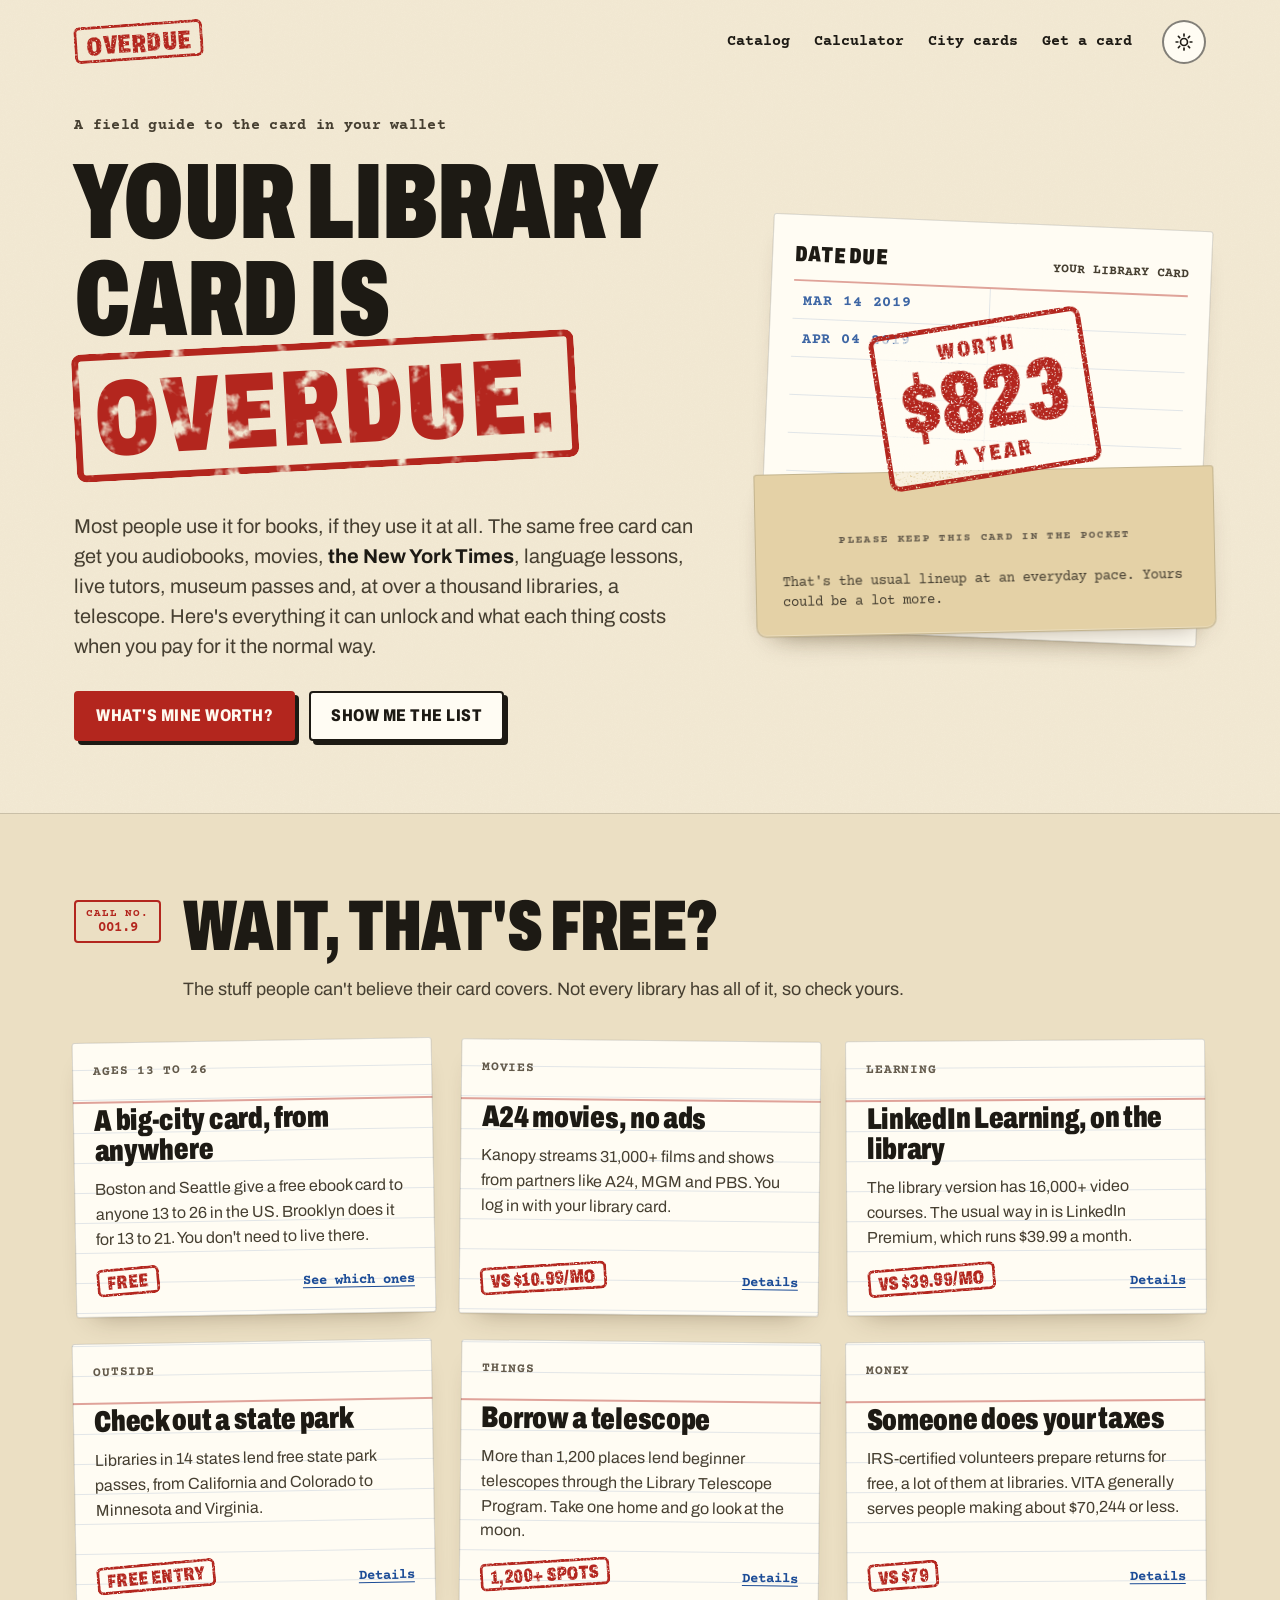
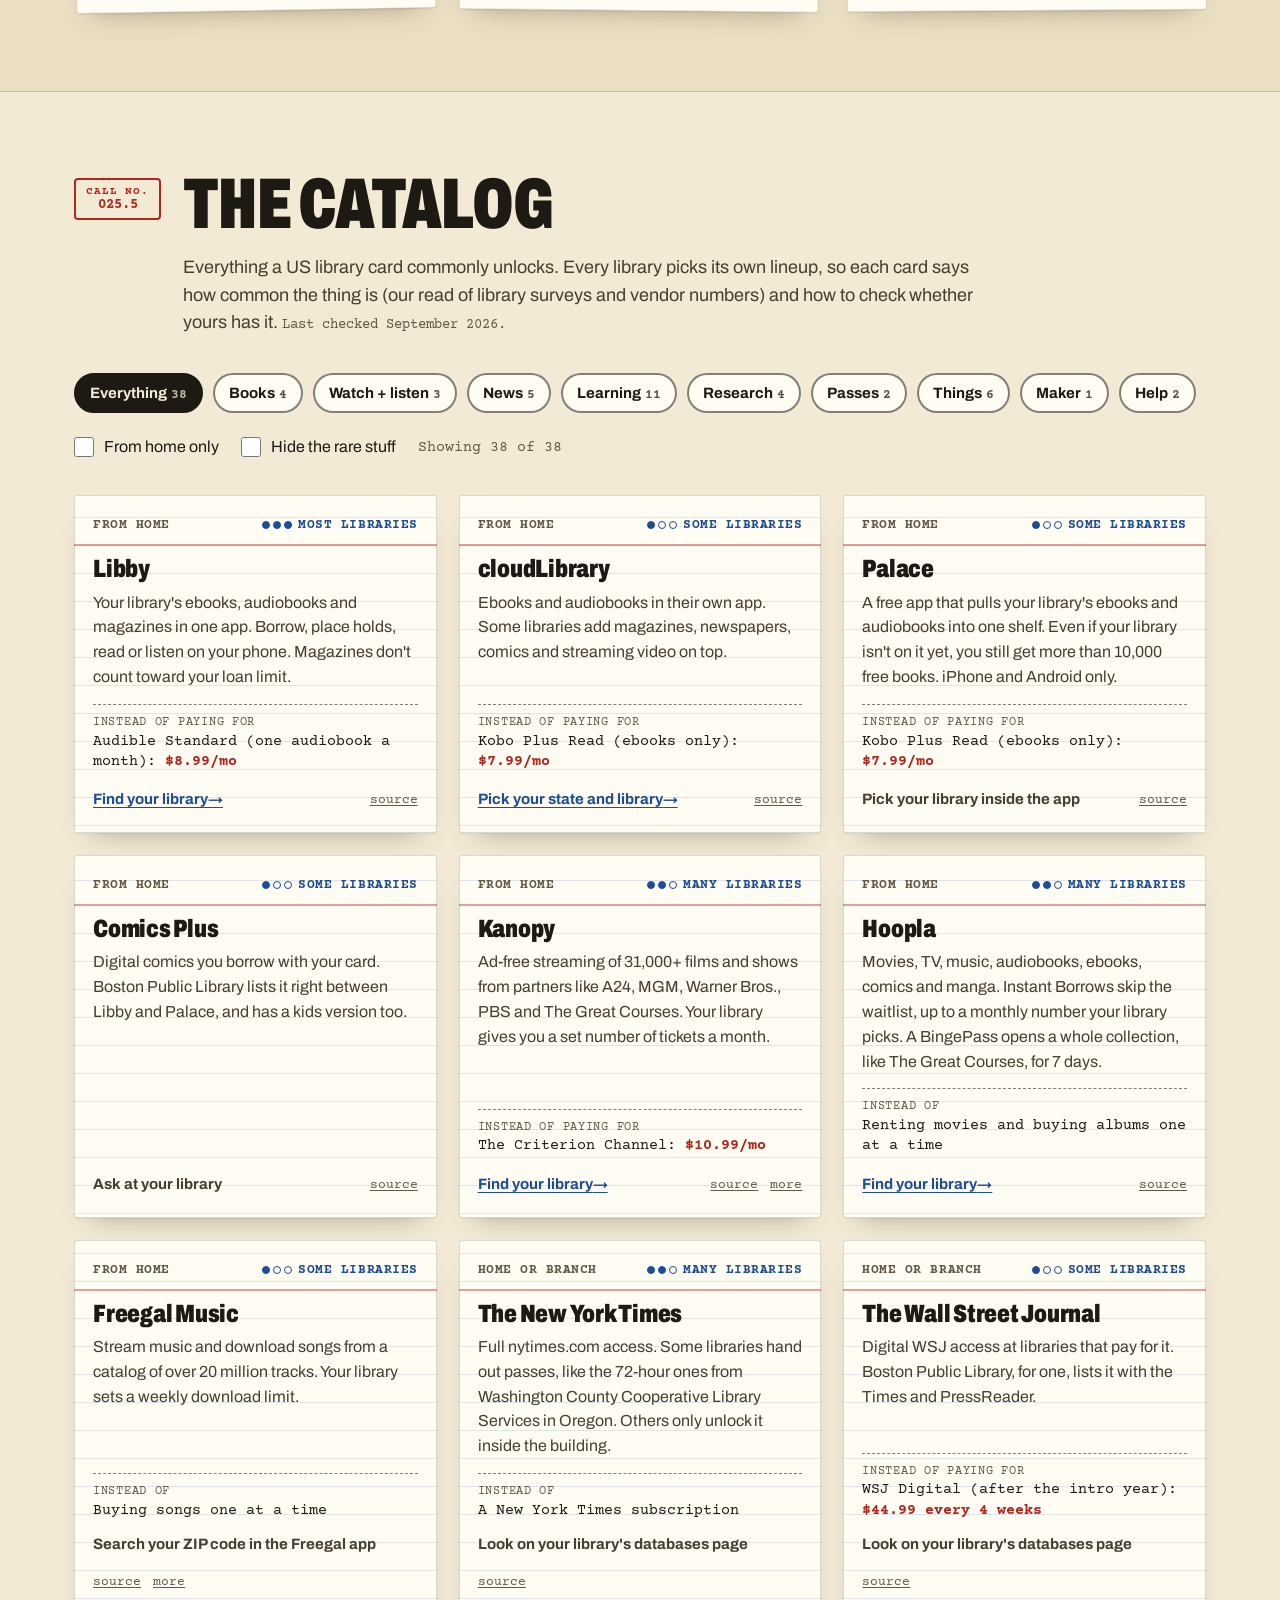
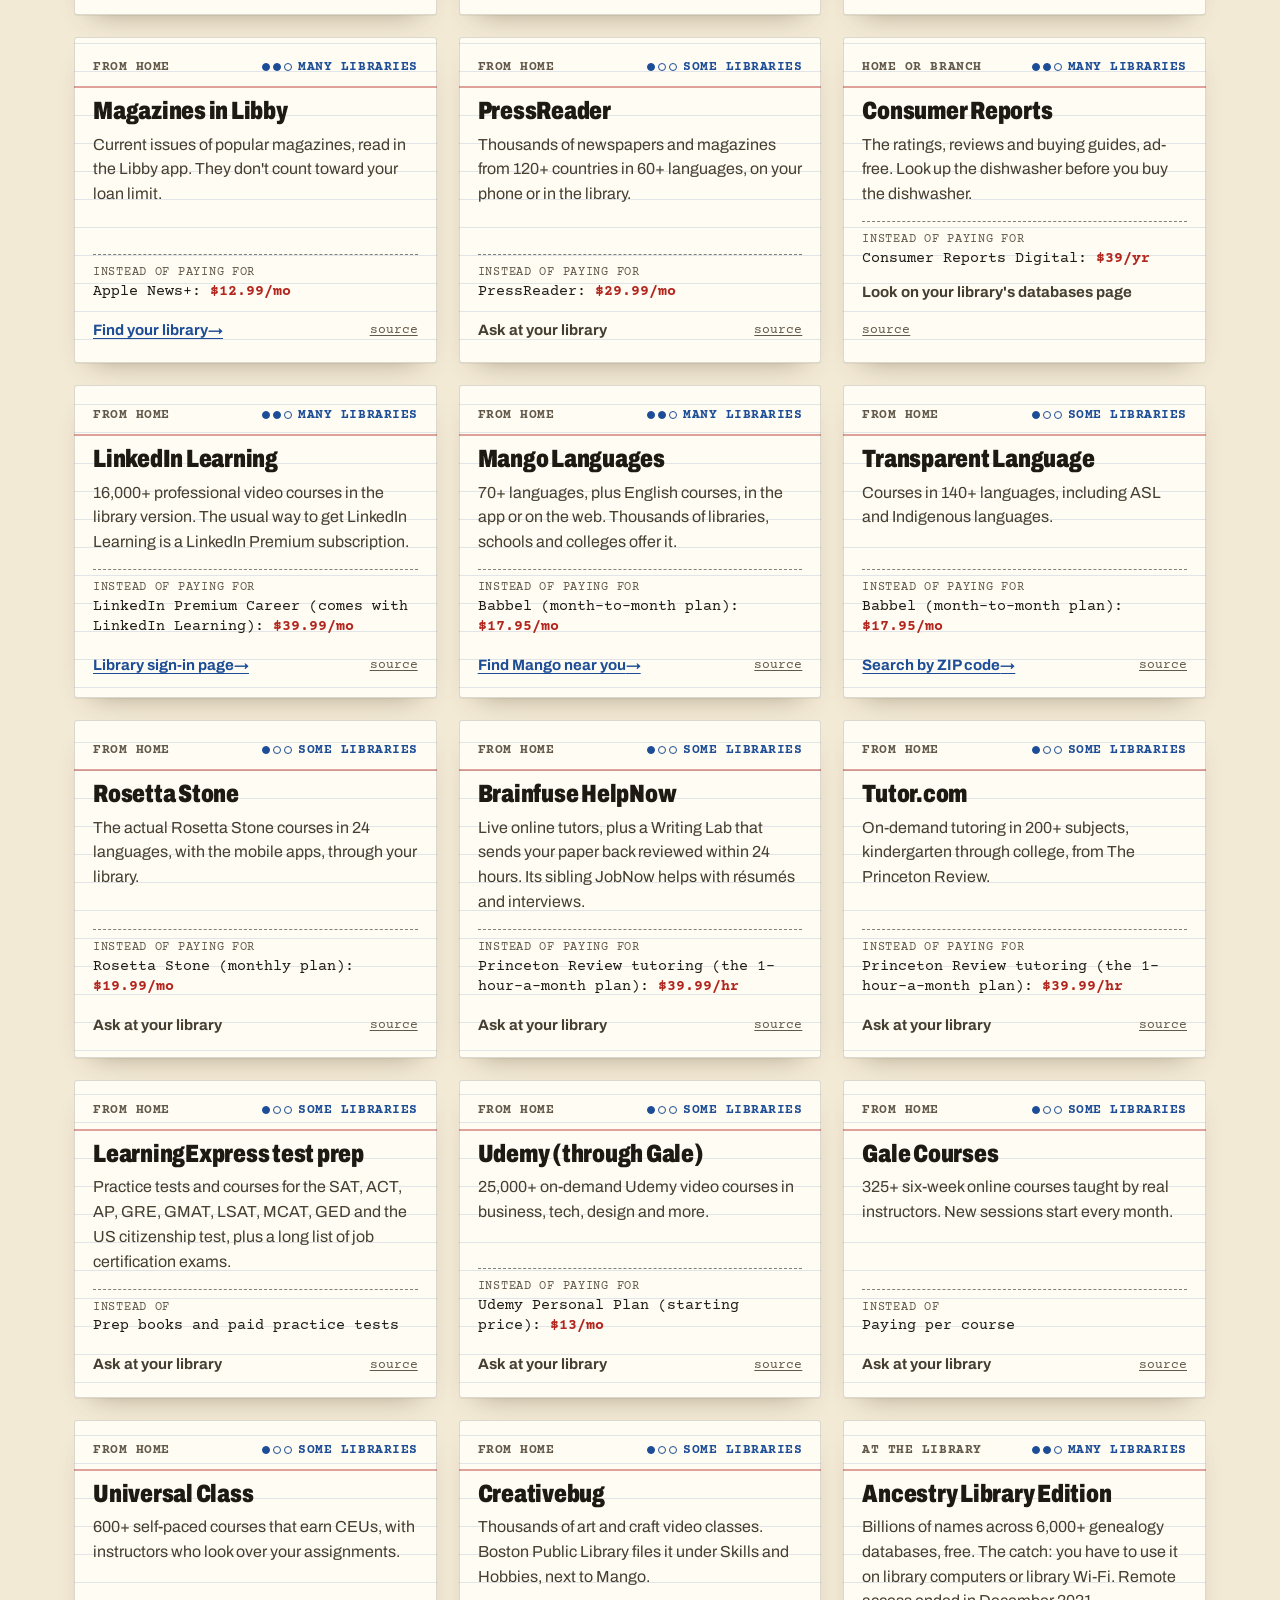
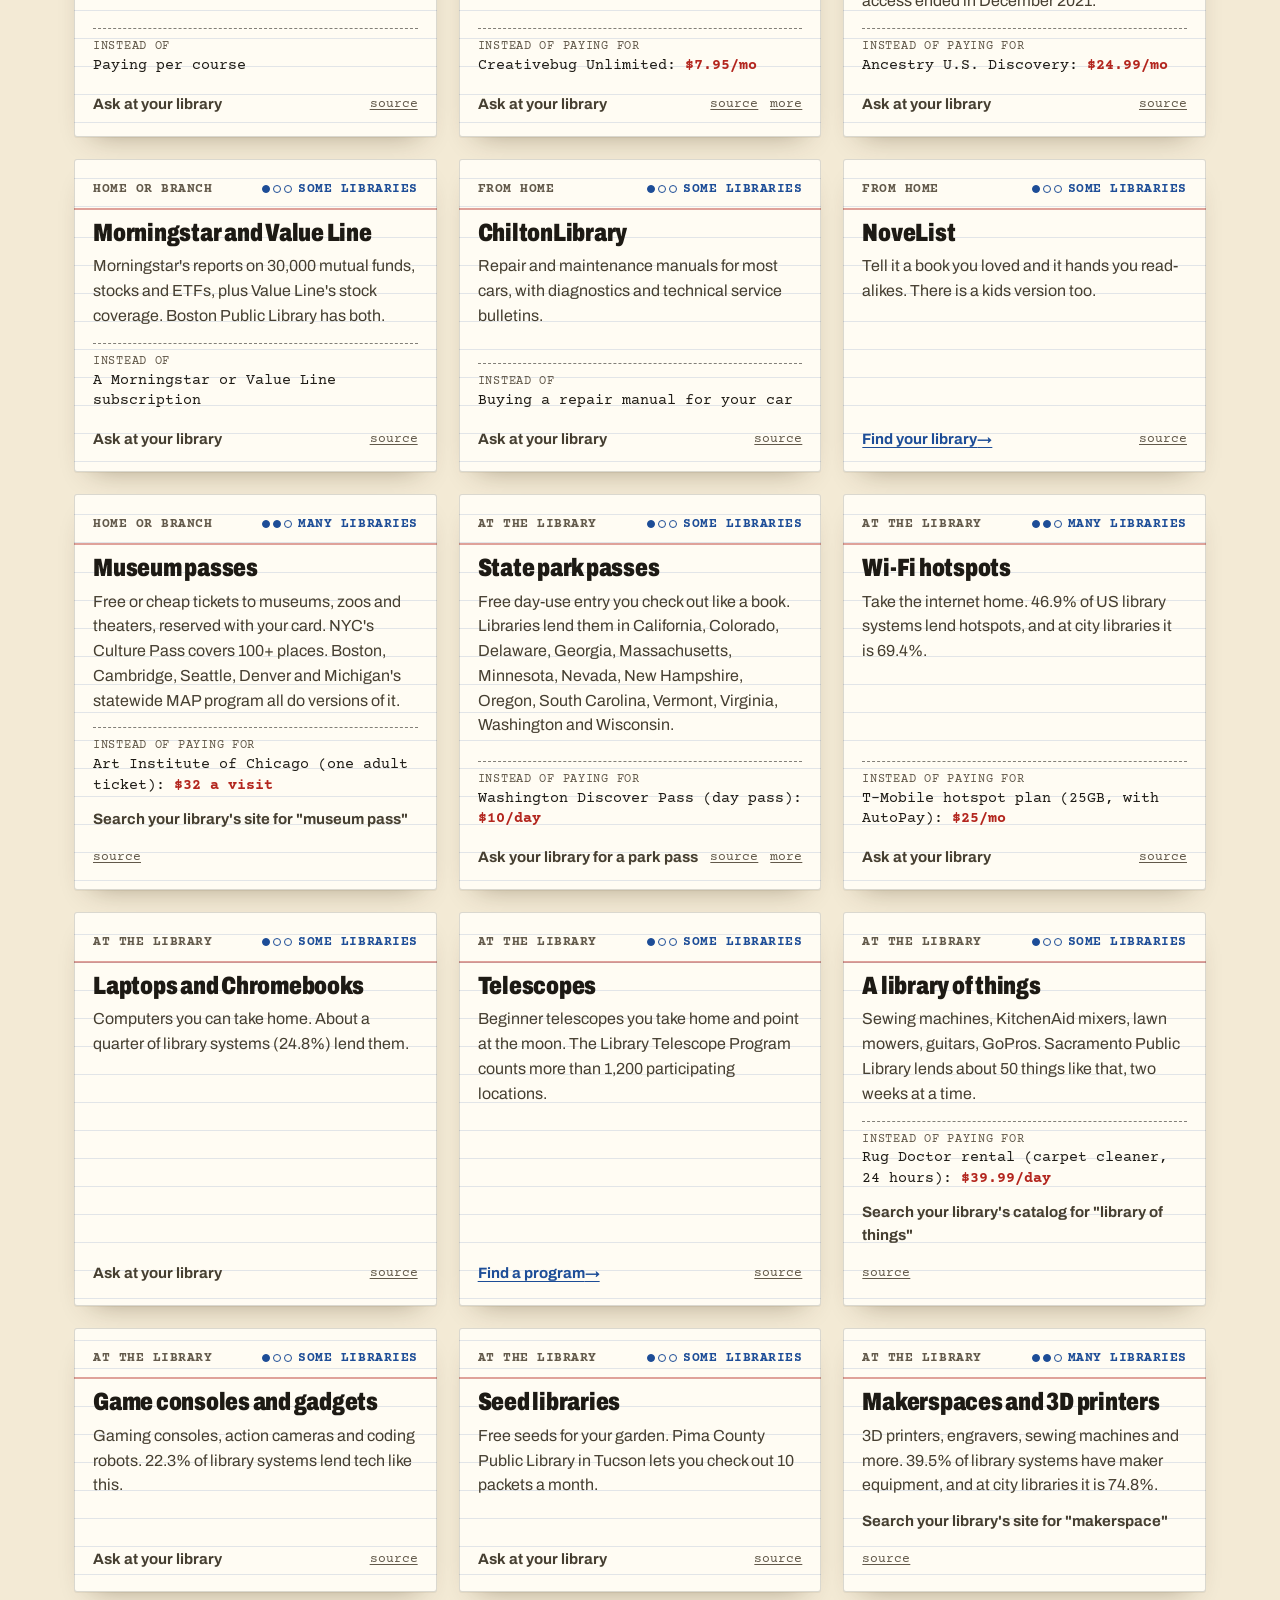
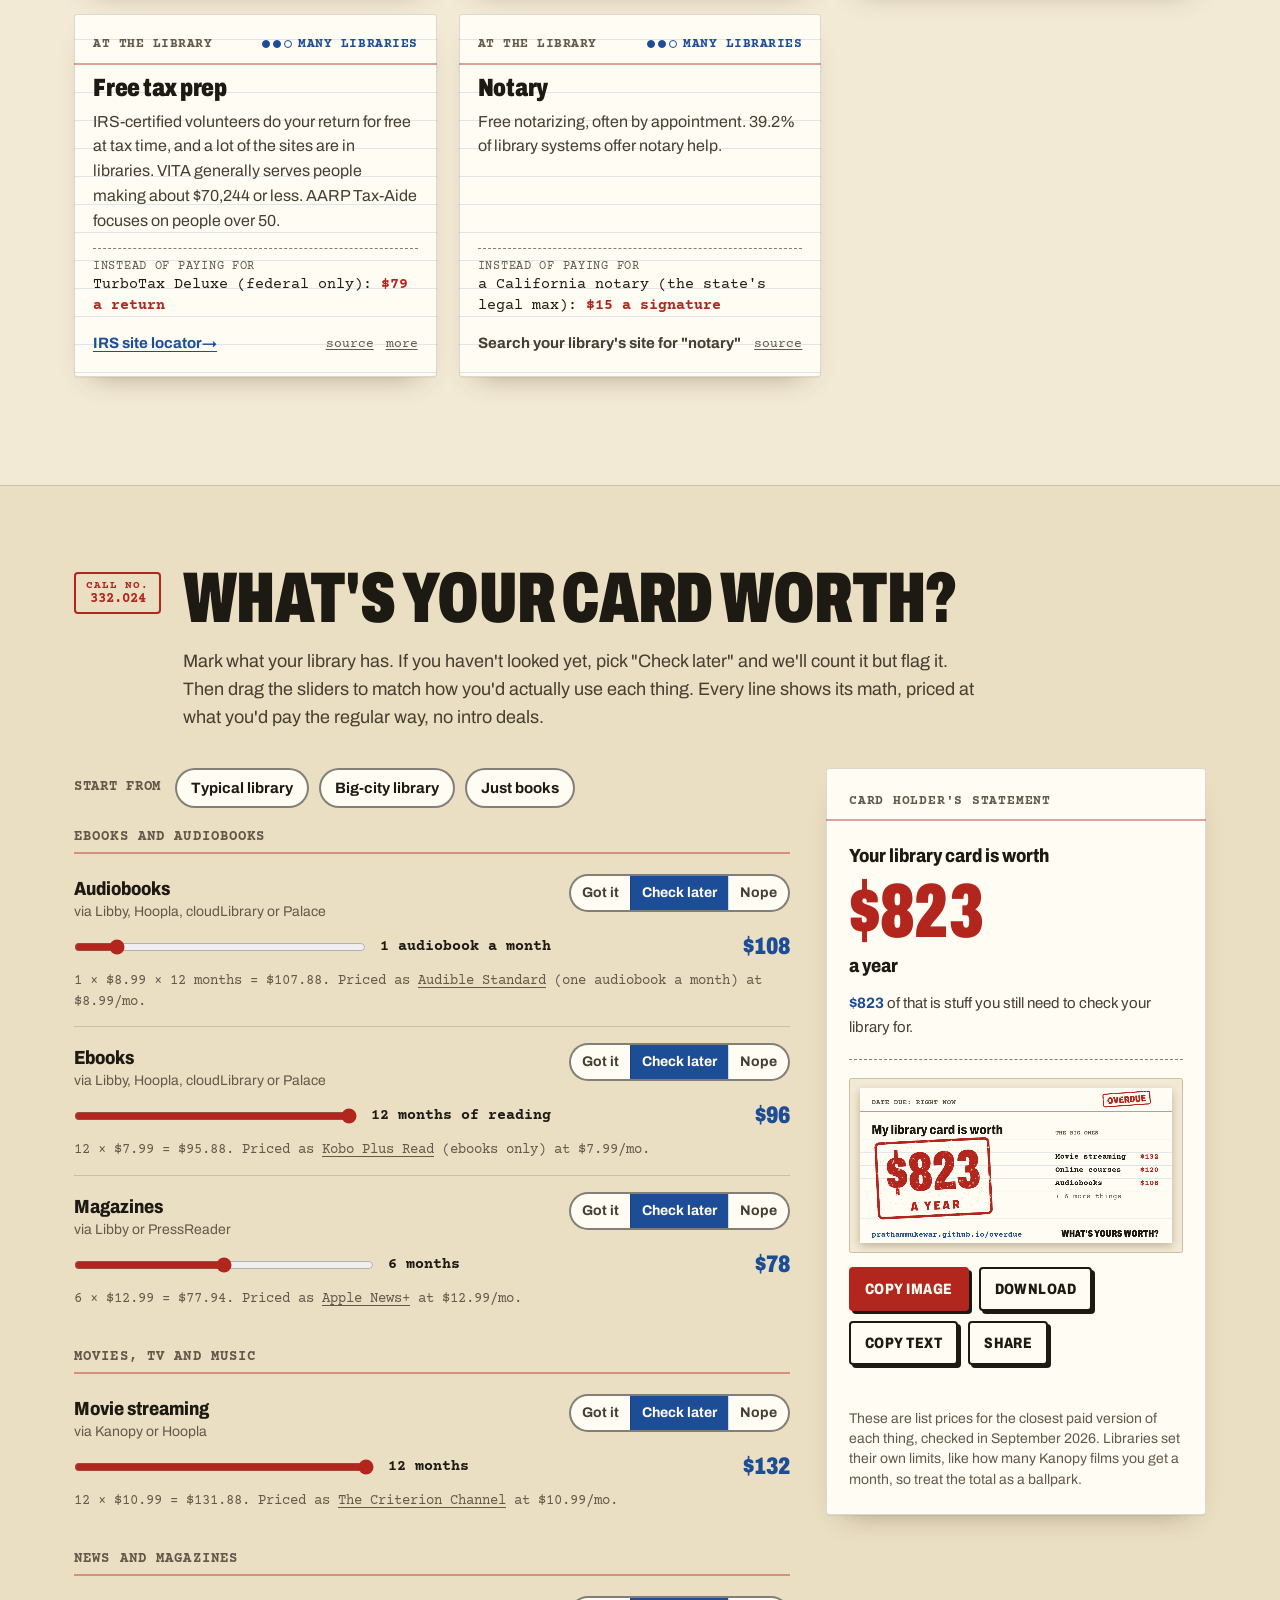
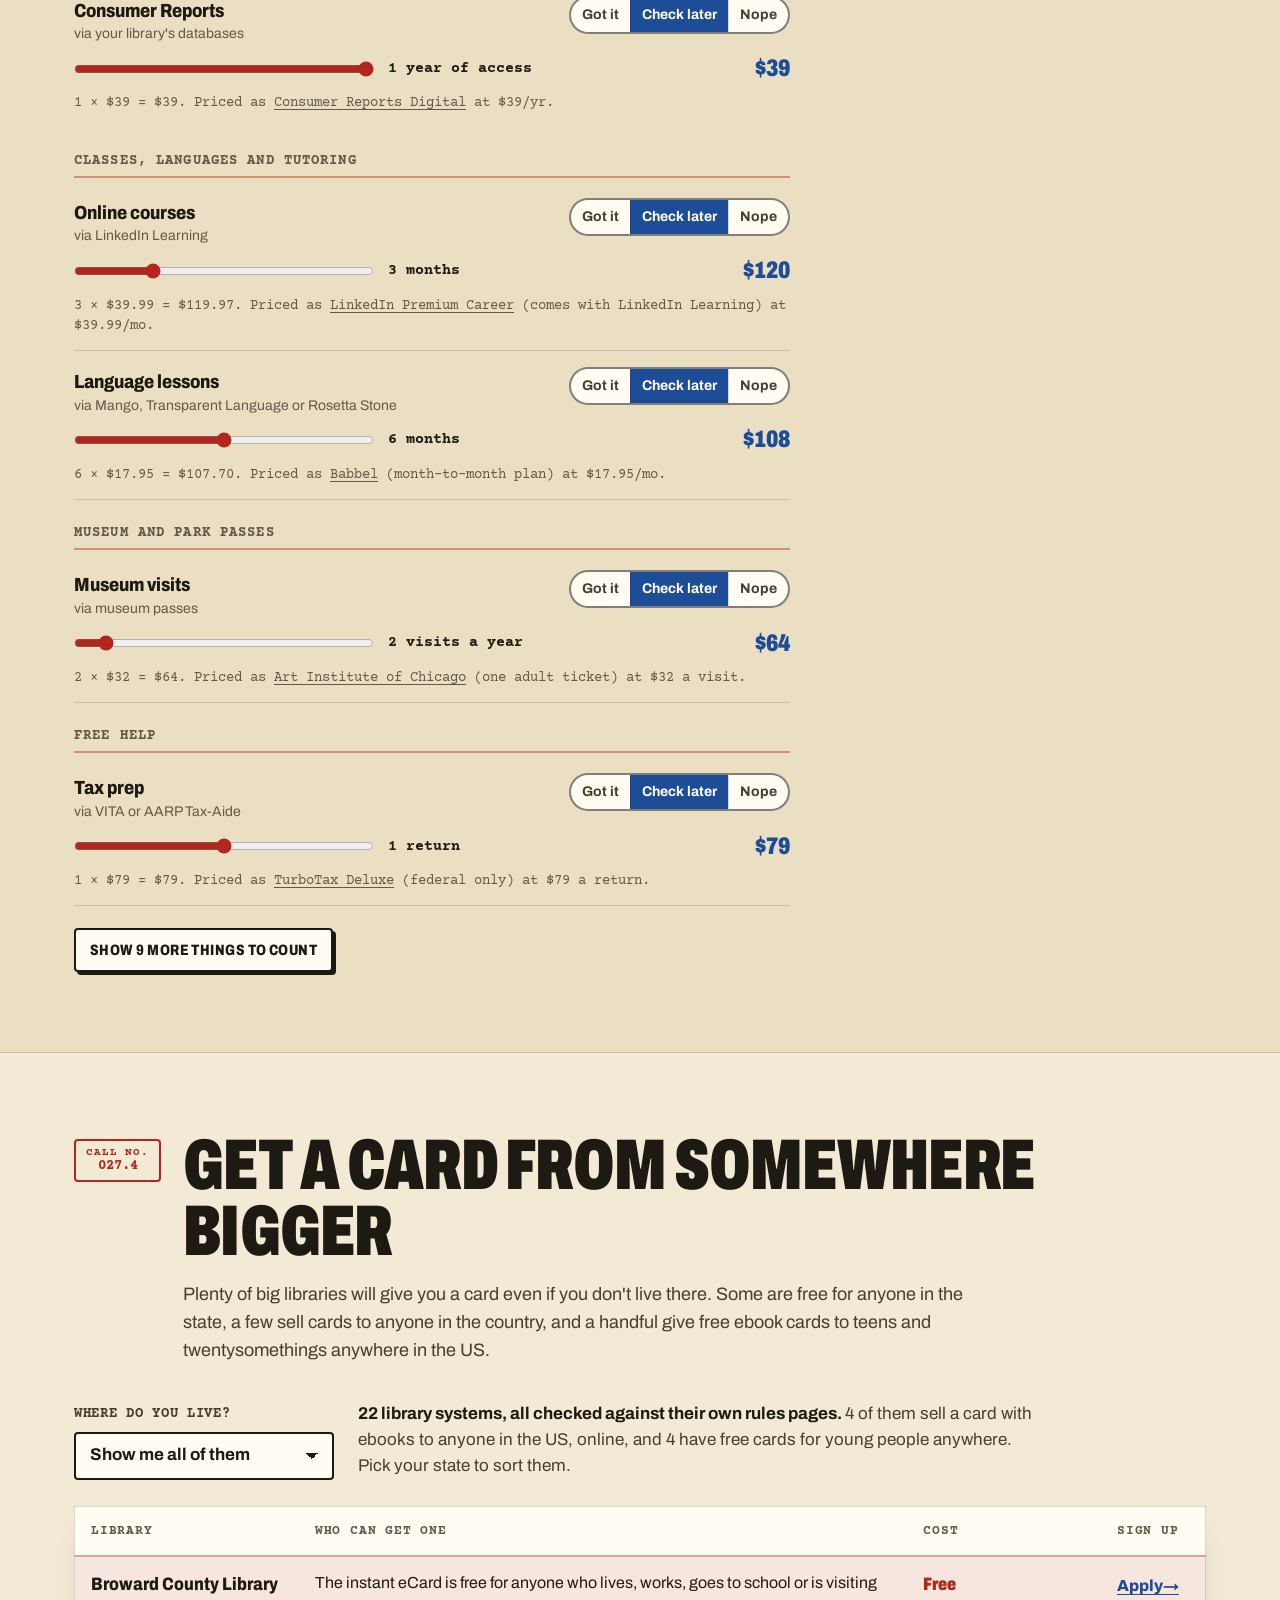
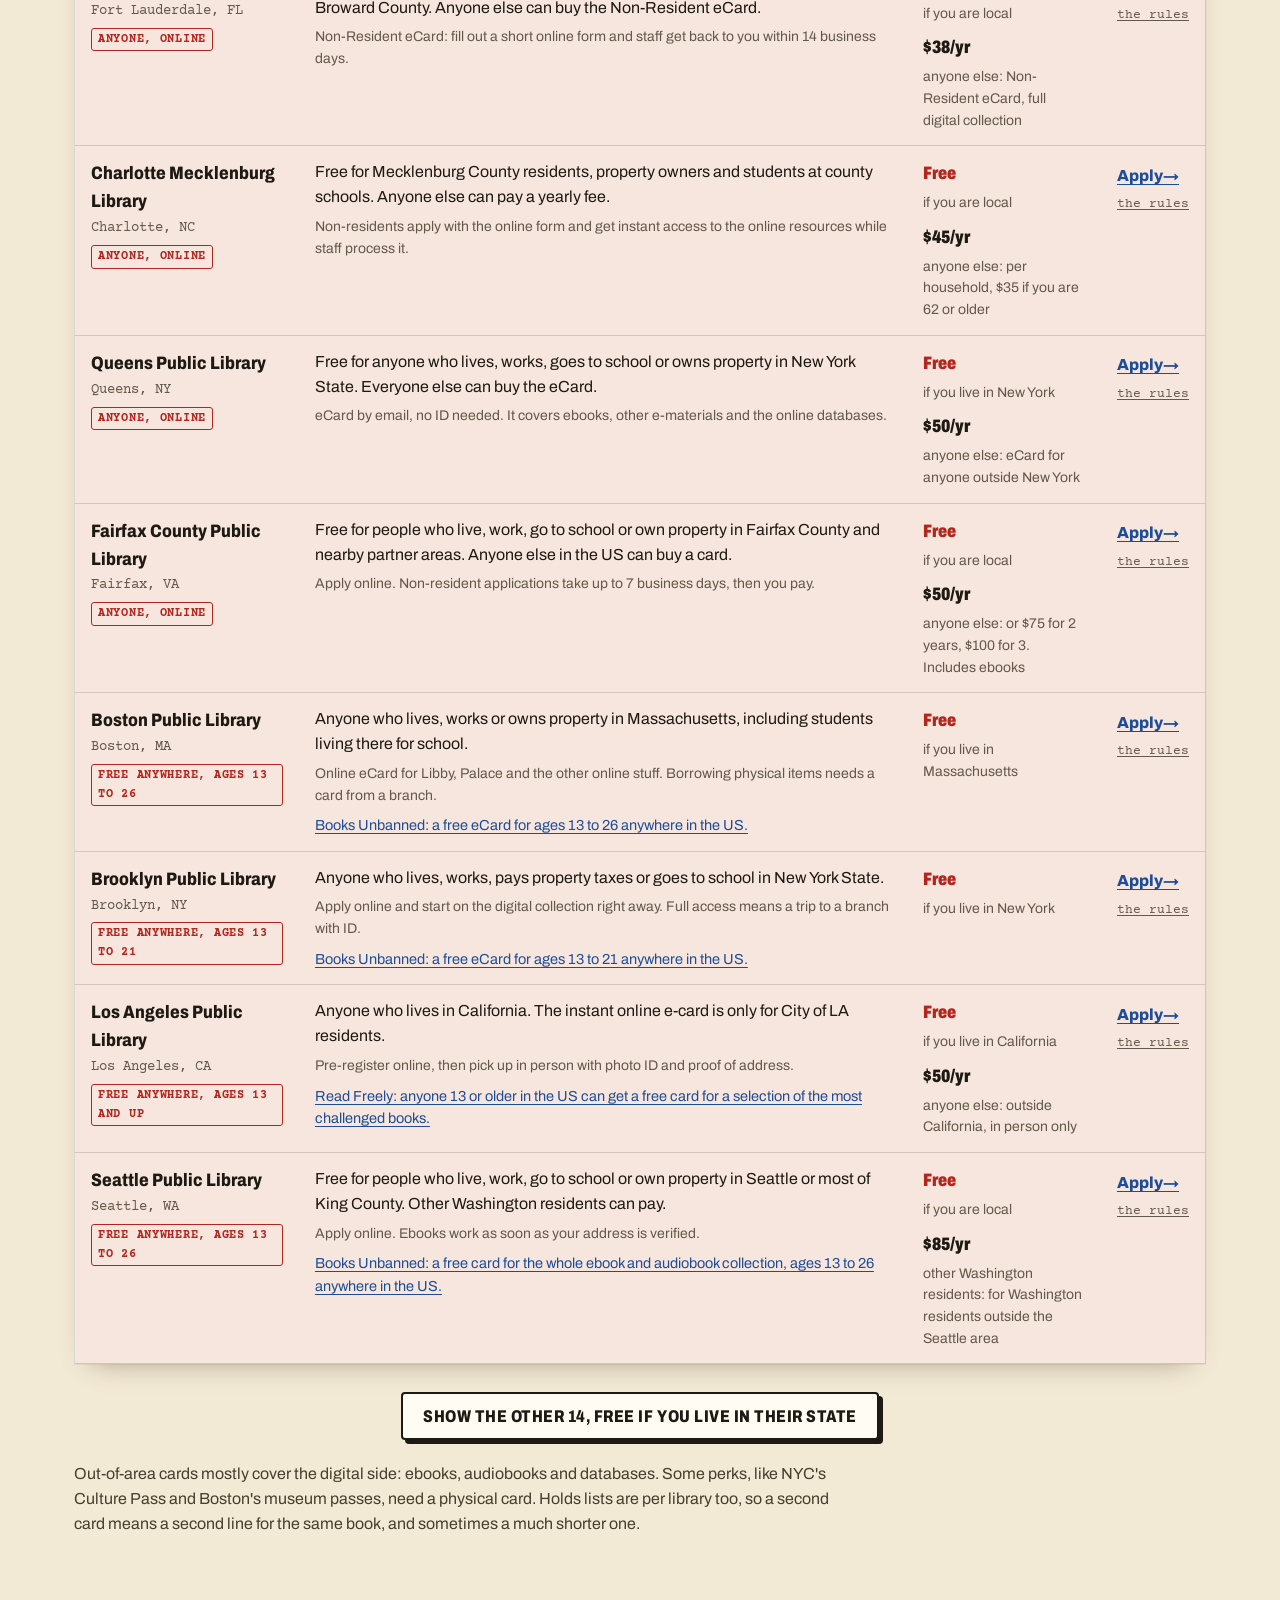
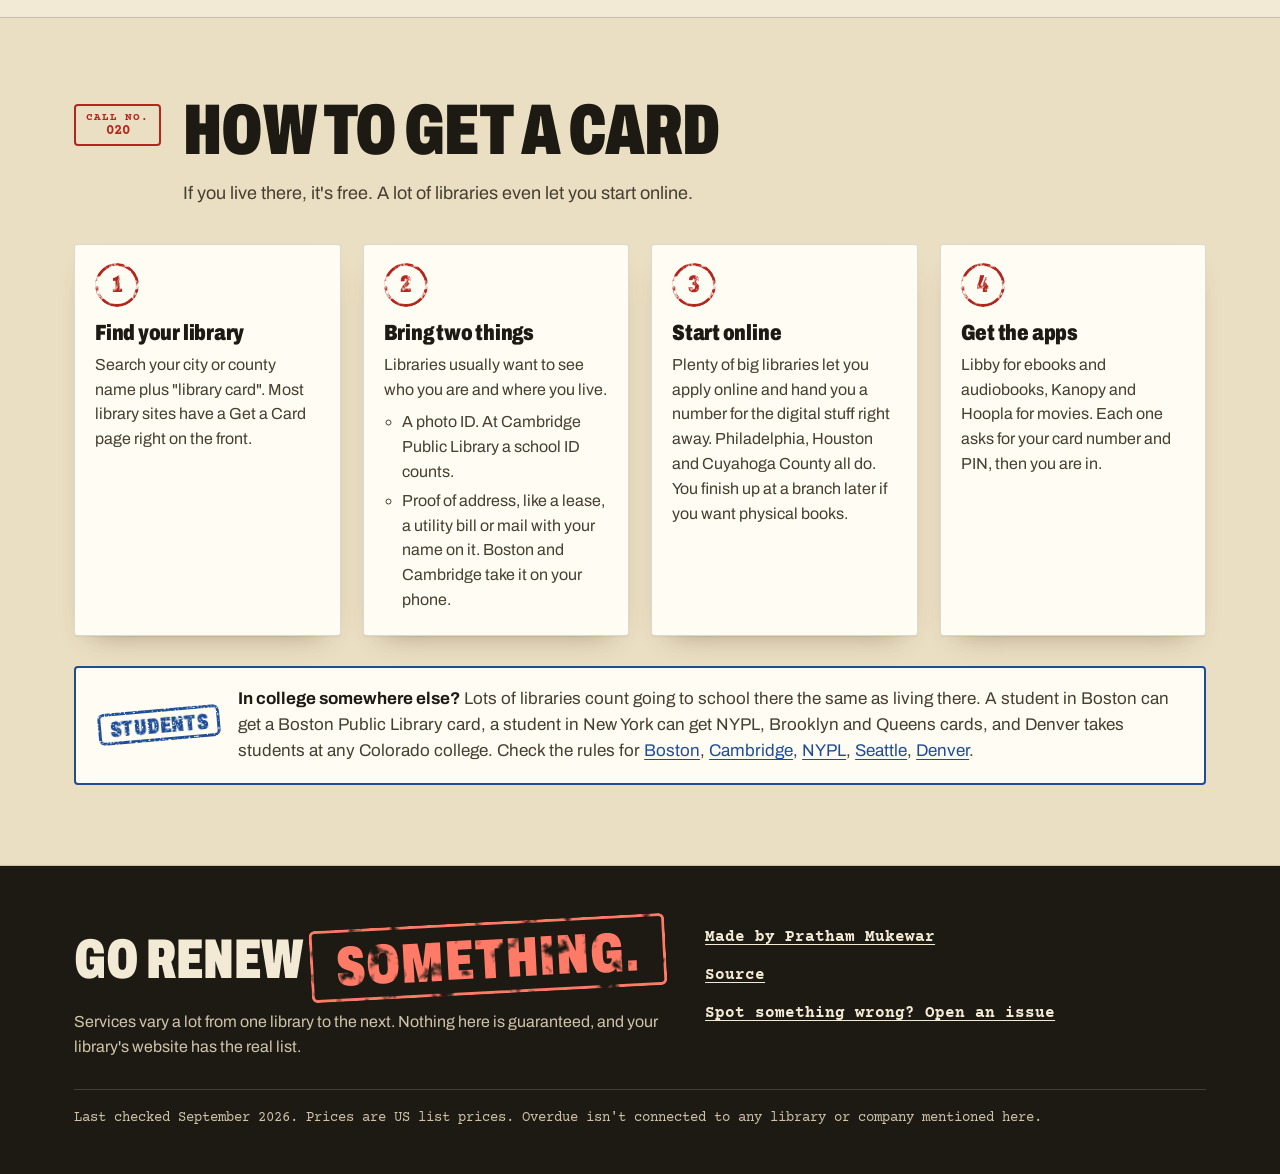
<file: index.html>
<!doctype html>
<html lang="en">
<head>
  <meta charset="utf-8">
  <meta name="viewport" content="width=device-width, initial-scale=1">
  <title>Overdue: everything your free library card gets you, and what it's worth</title>
  <meta name="description" content="Your library card gets you way more than books. Free audiobooks, movies, newspapers, language apps, tutoring, museum passes and more, with what each one would cost you otherwise. Add it up for your card.">
  <link rel="canonical" href="https://prathammukewar.github.io/overdue/">

  <meta property="og:type" content="website">
  <meta property="og:site_name" content="Overdue">
  <meta property="og:url" content="https://prathammukewar.github.io/overdue/">
  <meta property="og:title" content="Your library card is worth more than you think">
  <meta property="og:description" content="Free audiobooks, movies, newspapers, language apps, museum passes and more. See everything a library card unlocks and what it's worth in actual dollars.">
  <meta property="og:image" content="https://prathammukewar.github.io/overdue/og-image.png">
  <meta property="og:image:width" content="1200">
  <meta property="og:image:height" content="630">
  <meta property="og:image:alt" content="A library date-due card stamped: worth $823 a year.">
  <meta name="twitter:card" content="summary_large_image">
  <meta name="twitter:title" content="Your library card is worth more than you think">
  <meta name="twitter:description" content="Free audiobooks, movies, newspapers, language apps, museum passes and more. See everything a library card unlocks and what it's worth.">
  <meta name="twitter:image" content="https://prathammukewar.github.io/overdue/og-image.png">
  <meta name="twitter:image:alt" content="A library date-due card stamped: worth $823 a year.">

  <meta name="theme-color" content="#f3ead5" media="(prefers-color-scheme: light)">
  <meta name="theme-color" content="#14120e" media="(prefers-color-scheme: dark)">
  <link rel="icon" href="favicon.svg" type="image/svg+xml">
  <link rel="apple-touch-icon" href="apple-touch-icon.png">

  <link rel="preconnect" href="https://fonts.googleapis.com">
  <link rel="preconnect" href="https://fonts.gstatic.com" crossorigin>
  <link rel="stylesheet" href="https://fonts.googleapis.com/css2?family=Archivo:wdth,wght@62..125,400..900&family=Courier+Prime:wght@400;700&display=swap">
  <link rel="stylesheet" href="css/style.css">

  <script>
    try {
      var t = localStorage.getItem('overdue-theme');
      if (t === 'light' || t === 'dark') document.documentElement.setAttribute('data-theme', t);
    } catch (e) {}
  </script>
  <script type="module" src="js/app.js"></script>
</head>
<body>
  <a class="skip" href="#main">Skip to content</a>

  <header class="top">
    <div class="wrap">
      <a class="brand" href="./" aria-label="Overdue, home"><span class="stamp" aria-hidden="true">Overdue</span></a>
      <nav aria-label="Sections">
        <a href="#catalog">Catalog</a>
        <a href="#worth">Calculator</a>
        <a href="#bigger">City cards</a>
        <a href="#how">Get a card</a>
      </nav>
      <button class="theme-toggle" type="button" id="theme-toggle" aria-label="Switch to dark theme">
        <svg class="sun" viewBox="0 0 24 24" fill="none" stroke="currentColor" stroke-width="2" stroke-linecap="round" aria-hidden="true"><circle cx="12" cy="12" r="4.2"/><path d="M12 2.5v2.2M12 19.3v2.2M2.5 12h2.2M19.3 12h2.2M5.3 5.3l1.6 1.6M17.1 17.1l1.6 1.6M5.3 18.7l1.6-1.6M17.1 6.9l1.6-1.6"/></svg>
        <svg class="moon" viewBox="0 0 24 24" fill="none" stroke="currentColor" stroke-width="2" stroke-linejoin="round" aria-hidden="true"><path d="M20.5 14.6A8.5 8.5 0 0 1 9.4 3.5a8.5 8.5 0 1 0 11.1 11.1z"/></svg>
      </button>
    </div>
  </header>

  <main id="main">
    <section class="hero" aria-labelledby="hero-title">
      <div class="wrap">
        <div class="hero-copy">
          <p class="eyebrow">A field guide to the card in your wallet</p>
          <h1 id="hero-title">Your library card is <span class="stamp">overdue.</span></h1>
          <p class="lede" id="hero-lede">Most people use it for books, if they use it at all. The same free card can get you audiobooks, movies, <strong>the New York Times</strong>, language lessons, live tutors, museum passes and, at over a thousand libraries, a telescope. Here's everything it can unlock and what each thing costs when you pay for it the normal way.</p>
          <div class="cta-row">
            <a class="btn btn-red" href="#worth">What's mine worth?</a>
            <a class="btn" href="#catalog">Show me the list</a>
          </div>
        </div>

        <div class="duecard">
          <div class="dc-card">
            <div class="duecard-head"><b>Date due</b><span>Your library card</span></div>
            <ul class="duecard-grid" aria-hidden="true">
              <li><span>MAR 14 2019</span></li><li></li>
              <li><span>APR 04 2019</span></li><li></li>
              <li></li><li></li>
              <li></li><li></li>
              <li></li><li></li>
              <li></li><li></li>
            </ul>
          </div>
          <div class="dc-pocket">
            <p class="dc-pocket-label" aria-hidden="true">Please keep this card in the pocket</p>
            <p class="duecard-foot" id="duecard-foot">That's the usual lineup at an everyday pace. Yours could be a lot more.</p>
          </div>
          <a class="stamp worth-stamp" href="#worth" aria-describedby="duecard-foot">
            <span class="ws-top">Worth</span>
            <span class="ws-num" data-total>$0</span>
            <span class="ws-bot">a year</span>
          </a>
        </div>
      </div>
    </section>

    <section class="section section-alt" aria-labelledby="hooks-title">
      <div class="wrap">
        <div class="section-head">
          <p class="callno" aria-hidden="true"><small>Call no.</small>001.9</p>
          <h2 id="hooks-title">Wait, that's free?</h2>
          <p class="section-sub">The stuff people can't believe their card covers. Not every library has all of it, so check yours.</p>
        </div>
        <ul class="hooks" id="hooks"></ul>
      </div>
    </section>

    <section class="section" id="catalog" aria-labelledby="catalog-title">
      <div class="wrap">
        <div class="section-head">
          <p class="callno" aria-hidden="true"><small>Call no.</small>025.5</p>
          <h2 id="catalog-title">The catalog</h2>
          <p class="section-sub">Everything a US library card commonly unlocks. Every library picks its own lineup, so each card says how common the thing is (our read of library surveys and vendor numbers) and how to check whether yours has it. <span class="checked-note" data-checked></span></p>
        </div>

        <div class="filters" role="group" aria-label="Filter by category" id="cat-filters"></div>
        <div class="filter-row">
          <label class="toggle"><input type="checkbox" id="f-home"> From home only</label>
          <label class="toggle"><input type="checkbox" id="f-common"> Hide the rare stuff</label>
          <p class="count-note" id="cat-count" aria-live="polite"></p>
        </div>
        <ul class="catalog" id="catalog-list"></ul>
        <div class="more-row"><button class="btn" type="button" id="cat-more" hidden>Show all</button></div>
      </div>
    </section>

    <section class="section section-alt" id="worth" aria-labelledby="worth-title">
      <div class="wrap">
        <div class="section-head">
          <p class="callno" aria-hidden="true"><small>Call no.</small>332.024</p>
          <h2 id="worth-title">What's your card worth?</h2>
          <p class="section-sub">Mark what your library has. If you haven't looked yet, pick "Check later" and we'll count it but flag it. Then drag the sliders to match how you'd actually use each thing. Every line shows its math, priced at what you'd pay the regular way, no intro deals.</p>
        </div>

        <div class="calc">
          <div>
            <div class="presets" role="group" aria-label="Quick settings">
              <span class="lbl">Start from</span>
              <button class="chip" type="button" data-preset="typical">Typical library</button>
              <button class="chip" type="button" data-preset="big">Big-city library</button>
              <button class="chip" type="button" data-preset="books">Just books</button>
            </div>
            <form id="calc-form" onsubmit="return false"></form>
            <div class="more-row more-left"><button class="btn btn-small" type="button" id="calc-extras" aria-controls="calc-form" aria-expanded="false">Show more things to count</button></div>
            <div class="mini-total" aria-hidden="true">
              <span>Worth <b data-total>$0</b> a year</span>
              <a href="#total-card" tabindex="-1">Share it</a>
            </div>
          </div>

          <aside class="total-card" id="total-card" aria-labelledby="total-lead">
            <p class="tc-head">Card holder's statement</p>
            <p class="tc-lead" id="total-lead">Your library card is worth</p>
            <p aria-live="polite" aria-atomic="true" id="total-live"><span class="tc-num" data-total>$0</span> <span class="tc-per">a year</span></p>
            <p class="tc-later" id="total-later"></p>

            <div class="share">
              <canvas id="share-canvas" class="share-preview" width="1200" height="630" role="img" aria-label="Share image preview"></canvas>
              <div class="share-actions">
                <button class="btn btn-small btn-red" type="button" id="share-copy">Copy image</button>
                <button class="btn btn-small" type="button" id="share-download">Download</button>
                <button class="btn btn-small" type="button" id="share-text">Copy text</button>
                <button class="btn btn-small" type="button" id="share-native" hidden>Share</button>
              </div>
              <p class="share-status" id="share-status" role="status"></p>
            </div>
            <p class="fine">These are list prices for the closest paid version of each thing, checked in <span data-checked-month></span>. Libraries set their own limits, like how many Kanopy films you get a month, so treat the total as a ballpark.</p>
          </aside>
        </div>
      </div>
    </section>

    <section class="section" id="bigger" aria-labelledby="bigger-title">
      <div class="wrap">
        <div class="section-head">
          <p class="callno" aria-hidden="true"><small>Call no.</small>027.4</p>
          <h2 id="bigger-title">Get a card from somewhere bigger</h2>
          <p class="section-sub" id="bigger-sub">Plenty of big libraries will give you a card even if you don't live there. Some are free for anyone in the state, a few sell cards to anyone in the country, and a handful give free ebook cards to teens and twentysomethings anywhere in the US.</p>
        </div>

        <div class="lib-controls">
          <div class="field">
            <label for="lib-state">Where do you live?</label>
            <select id="lib-state"></select>
          </div>
          <p class="lib-summary" id="lib-summary" aria-live="polite"></p>
        </div>

        <table class="libs" id="libs">
          <caption class="sr-only">Big library systems that give cards to people outside their city</caption>
          <thead>
            <tr><th scope="col">Library</th><th scope="col">Who can get one</th><th scope="col">Cost</th><th scope="col">Sign up</th></tr>
          </thead>
          <tbody id="libs-body"></tbody>
        </table>
        <div class="more-row"><button class="btn" type="button" id="libs-more" hidden>Show the rest</button></div>
        <p class="aside-note" id="libs-note"></p>
      </div>
    </section>

    <section class="section section-alt" id="how" aria-labelledby="how-title">
      <div class="wrap">
        <div class="section-head">
          <p class="callno" aria-hidden="true"><small>Call no.</small>020</p>
          <h2 id="how-title">How to get a card</h2>
          <p class="section-sub">If you live there, it's free. A lot of libraries even let you start online.</p>
        </div>
        <ol class="steps" id="steps"></ol>
        <div class="student-tip" id="student-tip"></div>
      </div>
    </section>
  </main>

  <footer class="foot">
    <div class="wrap">
      <div>
        <p class="big">Go renew <span class="stamp">something.</span></p>
        <p style="margin-top:16px">Services vary a lot from one library to the next. Nothing here is guaranteed, and your library's website has the real list.</p>
      </div>
      <div>
        <ul>
          <li><a id="foot-author" href="https://github.com/prathammukewar">Made by Pratham Mukewar</a></li>
          <li><a id="foot-source" href="https://github.com/prathammukewar/overdue">Source</a></li>
          <li><a id="foot-issues" href="https://github.com/prathammukewar/overdue/issues">Spot something wrong? Open an issue</a></li>
        </ul>
      </div>
      <p class="foot-meta"><span data-checked>Last checked September 2026.</span> Prices are US list prices. Overdue isn't connected to any library or company mentioned here.</p>
    </div>
  </footer>

  <noscript><p style="padding:16px;text-align:center">The catalog and calculator need JavaScript. Your library's website has the same info.</p></noscript>
</body>
</html>
</file>
<file: css/style.css>
/* Overdue. Plain CSS, no build step. */

:root {
  --paper: #f3ead5;
  --paper-2: #ebdfc3;
  --pocket: #e4d1a6;
  --card: #fffcf3;
  --ink: #1d1a14;
  --ink-2: #463f31;
  --ink-3: #62594a;
  --red: #b3261e;
  --red-soft: rgba(179, 38, 30, 0.1);
  --blue: #1d4d97;
  --blue-soft: rgba(29, 77, 151, 0.1);
  --rule: rgba(29, 77, 151, 0.13);
  --margin: rgba(179, 38, 30, 0.42);
  --edge: rgba(29, 26, 20, 0.16);
  --edge-strong: rgba(29, 26, 20, 0.55);
  --shadow: 0 1px 0 rgba(60, 40, 10, 0.06), 0 14px 28px -18px rgba(60, 40, 10, 0.45);
  --focus: #1d4d97;
  --foot: #1d1a14;
  --foot-ink: #f3ead5;
  --foot-ink-2: #cfc4aa;
  --grain-opacity: 0.35;
  --f-sans: 'Archivo', system-ui, -apple-system, 'Segoe UI', sans-serif;
  --f-mono: 'Courier Prime', ui-monospace, 'SFMono-Regular', Menlo, monospace;
  --wrap: 1180px;
  --gut: 24px;
  --grunge: url("data:image/svg+xml;utf8,<svg xmlns='http://www.w3.org/2000/svg' width='240' height='240'><filter id='n'><feTurbulence type='fractalNoise' baseFrequency='0.09' numOctaves='4' seed='7'/><feColorMatrix values='0 0 0 0 0  0 0 0 0 0  0 0 0 0 0  -6 0 0 0 4.1'/></filter><rect width='240' height='240' filter='url(%23n)'/></svg>");
  --grunge-light: url("data:image/svg+xml;utf8,<svg xmlns='http://www.w3.org/2000/svg' width='240' height='240'><filter id='n'><feTurbulence type='fractalNoise' baseFrequency='0.7' numOctaves='2' seed='5'/><feColorMatrix values='0 0 0 0 0  0 0 0 0 0  0 0 0 0 0  -10 0 0 0 7.1'/></filter><rect width='240' height='240' filter='url(%23n)'/></svg>");
  --grunge-soft: url("data:image/svg+xml;utf8,<svg xmlns='http://www.w3.org/2000/svg' width='240' height='240'><filter id='n'><feTurbulence type='fractalNoise' baseFrequency='0.09' numOctaves='4' seed='3'/><feColorMatrix values='0 0 0 0 0  0 0 0 0 0  0 0 0 0 0  -6 0 0 0 4.6'/></filter><rect width='240' height='240' filter='url(%23n)'/></svg>");
  --grain: url("data:image/svg+xml;utf8,<svg xmlns='http://www.w3.org/2000/svg' width='180' height='180'><filter id='g'><feTurbulence type='fractalNoise' baseFrequency='1.1' numOctaves='2' seed='2' stitchTiles='stitch'/><feColorMatrix values='0 0 0 0 0.35  0 0 0 0 0.25  0 0 0 0 0.1  0 0 0 0.09 0'/></filter><rect width='180' height='180' filter='url(%23g)'/></svg>");
  color-scheme: light;
}

@media (prefers-color-scheme: dark) {
  :root:not([data-theme='light']) {
    --paper: #14120e;
    --paper-2: #1b1812;
    --pocket: #2e281d;
    --card: #221e17;
    --ink: #f2e9d3;
    --ink-2: #d3c8ae;
    --ink-3: #aea38b;
    --red: #ff7a67;
    --red-soft: rgba(255, 122, 103, 0.12);
    --blue: #93b5f2;
    --blue-soft: rgba(147, 181, 242, 0.12);
    --rule: rgba(147, 181, 242, 0.09);
    --margin: rgba(255, 122, 103, 0.4);
    --edge: rgba(242, 233, 211, 0.14);
    --edge-strong: rgba(242, 233, 211, 0.5);
    --shadow: 0 1px 0 rgba(0, 0, 0, 0.3), 0 16px 30px -18px rgba(0, 0, 0, 0.9);
    --focus: #93b5f2;
    --foot: #0c0b08;
    --foot-ink: #f2e9d3;
    --foot-ink-2: #bdb298;
    --grain-opacity: 0.5;
    color-scheme: dark;
  }
}

:root[data-theme='dark'] {
  --paper: #14120e;
  --paper-2: #1b1812;
  --pocket: #2e281d;
  --card: #221e17;
  --ink: #f2e9d3;
  --ink-2: #d3c8ae;
  --ink-3: #aea38b;
  --red: #ff7a67;
  --red-soft: rgba(255, 122, 103, 0.12);
  --blue: #93b5f2;
  --blue-soft: rgba(147, 181, 242, 0.12);
  --rule: rgba(147, 181, 242, 0.09);
  --margin: rgba(255, 122, 103, 0.4);
  --edge: rgba(242, 233, 211, 0.14);
  --edge-strong: rgba(242, 233, 211, 0.5);
  --shadow: 0 1px 0 rgba(0, 0, 0, 0.3), 0 16px 30px -18px rgba(0, 0, 0, 0.9);
  --focus: #93b5f2;
  --foot: #0c0b08;
  --foot-ink: #f2e9d3;
  --foot-ink-2: #bdb298;
  --grain-opacity: 0.5;
  color-scheme: dark;
}

*,
*::before,
*::after {
  box-sizing: border-box;
}

html {
  -webkit-text-size-adjust: 100%;
  text-size-adjust: 100%;
  scroll-behavior: smooth;
  scroll-padding-top: 16px;
}

@media (prefers-reduced-motion: reduce) {
  html {
    scroll-behavior: auto;
  }
  *,
  *::before,
  *::after {
    transition: none !important;
    animation: none !important;
  }
}

body {
  margin: 0;
  background: var(--paper);
  color: var(--ink);
  font-family: var(--f-sans);
  font-size: 17px;
  line-height: 1.55;
  overflow-x: hidden;
}

body::before {
  content: '';
  position: fixed;
  inset: 0;
  pointer-events: none;
  background-image: var(--grain);
  opacity: var(--grain-opacity);
  z-index: 0;
}

body > * {
  position: relative;
  z-index: 1;
}

img,
canvas,
svg {
  max-width: 100%;
}

a {
  color: var(--blue);
  text-underline-offset: 0.18em;
  text-decoration-thickness: 1px;
}

a:hover {
  text-decoration-thickness: 2px;
}

:focus-visible {
  outline: 3px solid var(--focus);
  outline-offset: 3px;
  border-radius: 2px;
}

h1,
h2,
h3 {
  margin: 0;
  line-height: 1.02;
  letter-spacing: -0.01em;
}

p {
  margin: 0;
}

.wrap {
  width: 100%;
  max-width: var(--wrap);
  margin: 0 auto;
  padding: 0 var(--gut);
}

.sr-only {
  position: absolute !important;
  width: 1px;
  height: 1px;
  margin: -1px;
  padding: 0;
  overflow: hidden;
  clip: rect(0 0 0 0);
  white-space: nowrap;
  border: 0;
}

.skip {
  position: absolute;
  left: 12px;
  top: -60px;
  z-index: 50;
  background: var(--ink);
  color: var(--paper);
  padding: 10px 14px;
  font-weight: 700;
}

.skip:focus {
  top: 12px;
}

.mono {
  font-family: var(--f-mono);
}

/* ---------- stamps ---------- */

.stamp {
  display: inline-block;
  color: var(--red);
  border: 3px solid currentColor;
  border-radius: 6px;
  padding: 0.12em 0.4em 0.06em;
  font-family: var(--f-sans);
  font-variation-settings: 'wdth' 70;
  font-weight: 900;
  text-transform: uppercase;
  letter-spacing: 0.02em;
  line-height: 1;
  -webkit-mask-image: var(--grunge);
  mask-image: var(--grunge);
  -webkit-mask-size: 240px 240px;
  mask-size: 240px 240px;
}

.stamp-blue {
  color: var(--blue);
}

.stamp-soft {
  -webkit-mask-image: var(--grunge-soft);
  mask-image: var(--grunge-soft);
}

.brand .stamp,
.hook .stamp,
.student-tip .stamp {
  -webkit-mask-image: var(--grunge-light);
  mask-image: var(--grunge-light);
}

/* ---------- header ---------- */

.top {
  padding: 18px 0 8px;
}

.top .wrap {
  display: flex;
  align-items: center;
  gap: 20px;
}

.brand {
  text-decoration: none;
  color: var(--red);
  flex: none;
  display: inline-flex;
  align-items: center;
  min-height: 48px;
}

.brand .stamp {
  font-size: 26px;
  transform: rotate(-4deg);
  padding: 0.14em 0.36em 0.06em;
}

.top nav {
  margin-left: auto;
  display: flex;
  gap: 4px;
  flex-wrap: wrap;
}

.top nav a {
  font-family: var(--f-mono);
  font-weight: 700;
  font-size: 15px;
  color: var(--ink);
  text-decoration: none;
  padding: 10px 10px;
  border-radius: 4px;
}

.top nav a:hover {
  background: var(--red-soft);
  color: var(--red);
}

.theme-toggle {
  flex: none;
  width: 44px;
  height: 44px;
  display: inline-grid;
  place-items: center;
  border: 2px solid var(--edge-strong);
  background: var(--card);
  color: var(--ink);
  border-radius: 50%;
  cursor: pointer;
}

.theme-toggle:hover {
  border-color: var(--ink);
}

.theme-toggle svg {
  width: 20px;
  height: 20px;
}

.theme-toggle .moon {
  display: none;
}

:root[data-theme='dark'] .theme-toggle .sun {
  display: none;
}

:root[data-theme='dark'] .theme-toggle .moon {
  display: block;
}

@media (prefers-color-scheme: dark) {
  :root:not([data-theme='light']) .theme-toggle .sun {
    display: none;
  }
  :root:not([data-theme='light']) .theme-toggle .moon {
    display: block;
  }
}

/* ---------- hero ---------- */

.hero {
  padding: 40px 0 72px;
}

.hero .wrap {
  display: grid;
  grid-template-columns: minmax(0, 1.18fr) minmax(0, 0.82fr);
  gap: 56px;
  align-items: center;
}

.eyebrow {
  font-family: var(--f-mono);
  font-weight: 700;
  font-size: 15px;
  color: var(--ink-2);
  letter-spacing: 0.02em;
  margin-bottom: 18px;
}

.hero h1 {
  font-size: clamp(52px, 8.4vw, 112px);
  font-weight: 900;
  font-variation-settings: 'wdth' 64;
  text-transform: uppercase;
  line-height: 0.9;
  letter-spacing: -0.005em;
}

.hero h1 .stamp {
  -webkit-mask-image: var(--grunge-soft);
  mask-image: var(--grunge-soft);
  -webkit-mask-size: 520px 520px;
  mask-size: 520px 520px;
  font-size: 1em;
  border-width: 0.07em;
  border-radius: 0.09em;
  padding: 0.06em 0.12em 0;
  margin-top: 0.06em;
  transform: rotate(-3deg);
  transform-origin: left center;
}

.lede {
  margin-top: 28px;
  font-size: 20px;
  line-height: 1.5;
  max-width: 34em;
  color: var(--ink-2);
}

.lede strong {
  color: var(--ink);
}

.cta-row {
  margin-top: 30px;
  display: flex;
  flex-wrap: wrap;
  gap: 14px;
}

.btn {
  display: inline-flex;
  align-items: center;
  justify-content: center;
  gap: 8px;
  min-height: 48px;
  padding: 10px 20px;
  border: 2px solid var(--ink);
  border-radius: 4px;
  background: var(--card);
  color: var(--ink);
  font-family: var(--f-sans);
  font-variation-settings: 'wdth' 80;
  font-weight: 800;
  font-size: 17px;
  text-transform: uppercase;
  letter-spacing: 0.03em;
  text-decoration: none;
  cursor: pointer;
  box-shadow: 4px 4px 0 var(--ink);
  transition: transform 0.12s ease, box-shadow 0.12s ease;
}

.btn:hover {
  transform: translate(-1px, -1px);
  box-shadow: 5px 5px 0 var(--ink);
  text-decoration: none;
}

.btn:active {
  transform: translate(3px, 3px);
  box-shadow: 1px 1px 0 var(--ink);
}

.btn-red {
  background: var(--red);
  border-color: var(--red);
  color: #fffaf0;
  box-shadow: 4px 4px 0 var(--ink);
}

:root[data-theme='dark'] .btn-red {
  color: #1b0d0a;
}

@media (prefers-color-scheme: dark) {
  :root:not([data-theme='light']) .btn-red {
    color: #1b0d0a;
  }
}

.btn-small {
  min-height: 44px;
  padding: 8px 14px;
  font-size: 15px;
  box-shadow: 3px 3px 0 var(--ink);
}

/* the date-due card, tucked in its pocket */

.duecard {
  position: relative;
  max-width: 440px;
  width: 100%;
  justify-self: center;
}

.dc-card {
  background: var(--card);
  border: 1px solid var(--edge);
  box-shadow: var(--shadow);
  border-radius: 3px;
  padding: 22px 22px 120px;
  transform: rotate(2.4deg);
}

.dc-pocket {
  position: relative;
  z-index: 1;
  margin: -168px -10px 0;
  background: var(--pocket);
  border: 1px solid var(--edge);
  border-radius: 3px 3px 10px 10px;
  box-shadow: 0 -1px 0 rgba(255, 255, 255, 0.25) inset, var(--shadow);
  padding: 98px 26px 22px;
  transform: rotate(-1.2deg);
}

.dc-pocket-label {
  position: absolute;
  top: 58px;
  left: 0;
  right: 0;
  text-align: center;
  font-family: var(--f-mono);
  font-weight: 700;
  font-size: 11px;
  letter-spacing: 0.12em;
  text-transform: uppercase;
  color: var(--ink-3);
}

.duecard-head {
  display: flex;
  justify-content: space-between;
  align-items: baseline;
  gap: 12px;
  font-family: var(--f-mono);
  font-weight: 700;
  font-size: 13px;
  color: var(--ink-2);
  text-transform: uppercase;
  border-bottom: 2px solid var(--margin);
  padding-bottom: 8px;
}

.duecard-head b {
  font-family: var(--f-sans);
  font-variation-settings: 'wdth' 70;
  font-weight: 900;
  font-size: 22px;
  color: var(--ink);
  letter-spacing: 0.04em;
}

.duecard-grid {
  display: grid;
  grid-template-columns: 1fr 1fr;
  margin: 0;
  padding: 0;
  list-style: none;
}

.duecard-grid li {
  height: 38px;
  border-bottom: 1px solid var(--rule);
  display: flex;
  align-items: center;
  padding-left: 10px;
  font-family: var(--f-mono);
  font-weight: 700;
  font-size: 15px;
  letter-spacing: 0.06em;
  color: var(--blue);
}

.duecard-grid li:nth-child(odd) {
  border-right: 1px solid var(--rule);
}

.duecard-grid li span {
  display: inline-block;
  transform: rotate(-2deg);
  opacity: 0.85;
}

.worth-stamp {
  position: absolute;
  z-index: 2;
  left: 50%;
  top: 43%;
  transform: translate(-50%, -50%) rotate(-9deg);
  display: flex;
  flex-direction: column;
  align-items: center;
  gap: 2px;
  padding: 10px 18px 8px;
  border-width: 5px;
  border-radius: 10px;
  text-decoration: none;
  background: color-mix(in srgb, var(--card) 72%, transparent);
  white-space: nowrap;
  -webkit-mask-image: var(--grunge-light);
  mask-image: var(--grunge-light);
  -webkit-mask-size: 300px 300px;
  mask-size: 300px 300px;
}

.worth-stamp:hover {
  text-decoration: none;
}

.worth-stamp .ws-top,
.worth-stamp .ws-bot {
  font-size: 22px;
  letter-spacing: 0.12em;
}

.worth-stamp .ws-num {
  font-size: clamp(56px, 7.4vw, 88px);
  letter-spacing: 0;
  line-height: 0.92;
  font-variant-numeric: tabular-nums;
}

.duecard-foot {
  font-family: var(--f-mono);
  font-size: 14px;
  line-height: 1.45;
  color: var(--ink-2);
}

/* ---------- sections ---------- */

.section {
  padding: 80px 0;
}

.section-alt {
  background: var(--paper-2);
  border-top: 1px solid var(--edge);
  border-bottom: 1px solid var(--edge);
}

.section-head {
  display: grid;
  grid-template-columns: auto minmax(0, 1fr);
  gap: 6px 22px;
  align-items: end;
  margin-bottom: 36px;
}

.callno {
  font-family: var(--f-mono);
  font-weight: 700;
  font-size: 14px;
  color: var(--red);
  border: 2px solid var(--red);
  border-radius: 4px;
  padding: 6px 10px 5px;
  line-height: 1.1;
  text-align: center;
  align-self: start;
  margin-top: 6px;
}

.callno small {
  display: block;
  font-size: 11px;
  letter-spacing: 0.08em;
  text-transform: uppercase;
}

.section h2 {
  font-size: clamp(40px, 5.6vw, 72px);
  font-weight: 900;
  font-variation-settings: 'wdth' 66;
  text-transform: uppercase;
  line-height: 0.92;
}

.section-sub {
  grid-column: 2;
  max-width: 44em;
  font-size: 18px;
  color: var(--ink-2);
  margin-top: 10px;
}

.checked-note {
  font-family: var(--f-mono);
  font-size: 14px;
  color: var(--ink-3);
}

/* ---------- hooks ("wait, that's free?") ---------- */

.hooks {
  display: grid;
  grid-template-columns: repeat(3, minmax(0, 1fr));
  gap: 26px;
  margin: 0;
  padding: 0;
  list-style: none;
}

.hook {
  position: relative;
  background: var(--card);
  border: 1px solid var(--edge);
  box-shadow: var(--shadow);
  border-radius: 3px;
  padding: 18px 20px 20px;
  background-image:
    linear-gradient(to bottom, transparent 58px, var(--margin) 58px, var(--margin) 60px, transparent 60px),
    repeating-linear-gradient(to bottom, transparent 0, transparent 29px, var(--rule) 29px, var(--rule) 30px);
  background-position: 0 0, 0 60px;
  display: flex;
  flex-direction: column;
}

.hook:nth-child(3n + 1) {
  transform: rotate(-1deg);
}

.hook:nth-child(3n + 2) {
  transform: rotate(0.6deg);
}

.hook:nth-child(3n) {
  transform: rotate(-0.4deg);
}

.hook-kicker {
  font-family: var(--f-mono);
  font-weight: 700;
  font-size: 13px;
  text-transform: uppercase;
  letter-spacing: 0.06em;
  color: var(--ink-3);
  height: 36px;
}

.hook h3 {
  font-size: 30px;
  font-weight: 900;
  font-variation-settings: 'wdth' 72;
  line-height: 1;
  margin-top: 8px;
}

.hook p:not(.hook-kicker) {
  margin-top: 12px;
  font-size: 16px;
  color: var(--ink-2);
  flex: 1;
}

.hook-foot {
  margin-top: 16px;
  display: flex;
  justify-content: space-between;
  align-items: flex-end;
  gap: 12px;
  flex-wrap: wrap;
}

.hook .stamp {
  font-size: 19px;
  transform: rotate(-4deg);
}

.hook a.more {
  font-family: var(--f-mono);
  font-weight: 700;
  font-size: 14px;
}

/* ---------- catalog ---------- */

.filters {
  display: flex;
  flex-wrap: wrap;
  gap: 10px;
  align-items: center;
  margin-bottom: 14px;
}

.chip {
  min-height: 40px;
  padding: 7px 14px;
  border: 2px solid var(--edge-strong);
  border-radius: 999px;
  background: var(--card);
  color: var(--ink);
  font-family: var(--f-sans);
  font-weight: 700;
  font-size: 15px;
  cursor: pointer;
}

.chip:hover {
  border-color: var(--ink);
}

.chip[aria-pressed='true'] {
  background: var(--ink);
  border-color: var(--ink);
  color: var(--paper);
}

.chip .n {
  font-family: var(--f-mono);
  font-size: 13px;
  opacity: 0.75;
  margin-left: 4px;
}

.filter-row {
  display: flex;
  flex-wrap: wrap;
  gap: 16px 22px;
  align-items: center;
  margin-bottom: 28px;
  font-size: 16px;
}

.toggle {
  display: inline-flex;
  align-items: center;
  gap: 10px;
  cursor: pointer;
  min-height: 40px;
}

.toggle input {
  width: 20px;
  height: 20px;
  accent-color: var(--red);
  margin: 0;
}

.count-note {
  font-family: var(--f-mono);
  font-size: 15px;
  color: var(--ink-3);
}

.catalog {
  display: grid;
  grid-template-columns: repeat(auto-fill, minmax(300px, 1fr));
  gap: 22px;
  margin: 0;
  padding: 0;
  list-style: none;
}

.entry {
  background: var(--card);
  border: 1px solid var(--edge);
  border-radius: 3px;
  box-shadow: var(--shadow);
  padding: 14px 18px 16px;
  display: flex;
  flex-direction: column;
  background-image:
    linear-gradient(to bottom, transparent 48px, var(--margin) 48px, var(--margin) 50px, transparent 50px),
    repeating-linear-gradient(to bottom, transparent 0, transparent 27px, var(--rule) 27px, var(--rule) 28px);
  background-position: 0 0, 0 50px;
}

.entry-top {
  display: flex;
  justify-content: space-between;
  align-items: center;
  gap: 10px;
  height: 30px;
  font-family: var(--f-mono);
  font-weight: 700;
  font-size: 13px;
  color: var(--ink-3);
  text-transform: uppercase;
  letter-spacing: 0.04em;
}

.where-tag {
  white-space: nowrap;
}

.common {
  display: inline-flex;
  align-items: center;
  gap: 6px;
  white-space: nowrap;
  color: var(--blue);
}

.dots {
  display: inline-flex;
  gap: 3px;
}

.dots i {
  width: 8px;
  height: 8px;
  border-radius: 50%;
  border: 1.5px solid currentColor;
}

.dots i.on {
  background: currentColor;
}

.entry h3 {
  margin-top: 16px;
  font-size: 25px;
  font-weight: 900;
  font-variation-settings: 'wdth' 76;
  line-height: 1.05;
}

.entry .what {
  margin-top: 8px;
  font-size: 16px;
  color: var(--ink-2);
  flex: 1;
}

.entry .instead {
  margin-top: 14px;
  font-family: var(--f-mono);
  font-size: 14.5px;
  line-height: 1.4;
  color: var(--ink);
  border-top: 1px dashed var(--edge-strong);
  padding-top: 10px;
}

.entry .instead b {
  color: var(--red);
  font-weight: 700;
}

.entry .instead .lbl {
  color: var(--ink-3);
  text-transform: uppercase;
  font-size: 12px;
  letter-spacing: 0.06em;
  display: block;
}

.entry-links {
  margin-top: 12px;
  display: flex;
  justify-content: space-between;
  align-items: center;
  gap: 10px;
  flex-wrap: wrap;
  font-size: 15px;
}

.entry-links a {
  font-weight: 700;
  display: inline-flex;
  align-items: center;
  min-height: 32px;
}

.entry-links .srcs {
  display: inline-flex;
  gap: 12px;
}

.entry-links a.src {
  font-family: var(--f-mono);
  font-weight: 400;
  font-size: 13px;
  color: var(--ink-3);
}

.entry-links .ask {
  font-weight: 700;
  color: var(--ink-2);
  font-size: 15px;
}

.empty {
  padding: 30px;
  text-align: center;
  font-family: var(--f-mono);
  color: var(--ink-3);
  border: 2px dashed var(--edge-strong);
  border-radius: 4px;
}

.more-row {
  margin-top: 28px;
  display: flex;
  justify-content: center;
}

.more-row.more-left {
  justify-content: flex-start;
  margin-top: 22px;
}

.more-row [hidden] {
  display: none;
}

.line[hidden],
.calc-group[hidden] {
  display: none;
}

/* ---------- calculator ---------- */

.calc {
  display: grid;
  grid-template-columns: minmax(0, 1fr) 380px;
  gap: 36px;
  align-items: start;
}

.presets {
  display: flex;
  flex-wrap: wrap;
  gap: 10px;
  align-items: center;
  margin-bottom: 22px;
}

.presets .lbl {
  font-family: var(--f-mono);
  font-weight: 700;
  font-size: 14px;
  color: var(--ink-3);
  text-transform: uppercase;
  letter-spacing: 0.05em;
  margin-right: 4px;
}

.calc-group + .calc-group {
  margin-top: 26px;
}

.calc-group h3 {
  font-family: var(--f-mono);
  font-size: 14px;
  font-weight: 700;
  text-transform: uppercase;
  letter-spacing: 0.08em;
  color: var(--ink-3);
  padding-bottom: 8px;
  border-bottom: 2px solid var(--margin);
  margin-bottom: 4px;
}

.line {
  border: 0;
  min-inline-size: 0;
  display: grid;
  grid-template-columns: minmax(0, 1fr) auto;
  grid-template-areas:
    'name status'
    'usage value'
    'math math';
  gap: 6px 18px;
  padding: 16px 0 14px;
  border-bottom: 1px solid var(--edge);
  margin: 0;
  min-width: 0;
}

.calc-group .line:last-child {
  border-bottom: 0;
}

.line-name {
  grid-area: name;
}

.line-name strong {
  font-size: 19px;
  font-weight: 800;
  font-variation-settings: 'wdth' 85;
}

.line-name .via {
  display: block;
  font-size: 14px;
  color: var(--ink-3);
  line-height: 1.35;
}

.seg {
  grid-area: status;
  display: inline-flex;
  border: 2px solid var(--edge-strong);
  border-radius: 999px;
  overflow: hidden;
  align-self: start;
  background: var(--card);
}

.seg label {
  position: relative;
  cursor: pointer;
}

.seg input {
  position: absolute;
  opacity: 0;
  inset: 0;
  margin: 0;
  cursor: pointer;
}

.seg span {
  display: inline-flex;
  align-items: center;
  min-height: 34px;
  padding: 4px 11px;
  font-size: 14px;
  font-weight: 700;
  color: var(--ink-2);
  white-space: nowrap;
}

.seg label + label span {
  border-left: 1px solid var(--edge);
}

.seg input:checked + span {
  background: var(--ink);
  color: var(--paper);
}

.seg input[value='later']:checked + span {
  background: var(--blue);
  color: var(--card);
}

.seg input[value='nope']:checked + span {
  background: var(--ink-3);
  color: var(--card);
}

.seg input:focus-visible + span {
  outline: 3px solid var(--focus);
  outline-offset: -3px;
}

.usage {
  grid-area: usage;
  display: flex;
  align-items: center;
  gap: 14px;
  min-width: 0;
}

.usage input[type='range'] {
  flex: 0 1 300px;
  min-width: 0;
  accent-color: var(--red);
  height: 32px;
  margin: 0;
  cursor: pointer;
}

.usage output {
  font-family: var(--f-mono);
  font-weight: 700;
  font-size: 15px;
  white-space: nowrap;
}

.line-value {
  grid-area: value;
  font-weight: 900;
  font-variation-settings: 'wdth' 75;
  font-size: 24px;
  text-align: right;
  font-variant-numeric: tabular-nums;
  align-self: center;
}

.line-math {
  grid-area: math;
  font-family: var(--f-mono);
  font-size: 14px;
  color: var(--ink-3);
  line-height: 1.45;
}

.line-math a {
  color: var(--ink-3);
}

.line.is-nope .line-value,
.line.is-nope .usage,
.line.is-nope .line-math .eq {
  opacity: 0.4;
}

.line.is-nope .line-value {
  text-decoration: line-through;
}

.line.is-later .line-value {
  color: var(--blue);
}

/* the total card */

.total-card {
  position: sticky;
  top: 20px;
  background: var(--card);
  border: 1px solid var(--edge);
  box-shadow: var(--shadow);
  border-radius: 3px;
  padding: 22px 22px 24px;
  background-image: linear-gradient(to bottom, transparent 50px, var(--margin) 50px, var(--margin) 52px, transparent 52px);
}

.total-card .tc-head {
  font-family: var(--f-mono);
  font-weight: 700;
  font-size: 13px;
  color: var(--ink-3);
  text-transform: uppercase;
  letter-spacing: 0.06em;
  height: 36px;
}

.total-card .tc-lead {
  margin-top: 14px;
  font-size: 19px;
  font-weight: 800;
  font-variation-settings: 'wdth' 85;
}

.total-card .tc-num {
  display: block;
  margin: 6px 0 2px;
  font-size: clamp(60px, 6vw, 84px);
  font-weight: 900;
  font-variation-settings: 'wdth' 64;
  color: var(--red);
  line-height: 0.95;
  letter-spacing: -0.01em;
  font-variant-numeric: tabular-nums;
}

.total-card .tc-per {
  font-size: 19px;
  font-weight: 800;
  font-variation-settings: 'wdth' 85;
}

.total-card .tc-later {
  margin-top: 12px;
  font-size: 15px;
  color: var(--ink-2);
}

.total-card .tc-later b {
  color: var(--blue);
}

.share {
  margin-top: 20px;
  padding-top: 18px;
  border-top: 1px dashed var(--edge-strong);
}

.share-preview {
  font-variation-settings: normal;
  display: block;
  width: 100%;
  height: auto;
  aspect-ratio: 1200 / 630;
  border: 1px solid var(--edge);
  border-radius: 3px;
  background: var(--paper-2);
}

.share-actions {
  margin-top: 14px;
  display: flex;
  flex-wrap: wrap;
  gap: 10px;
}

.share-status {
  margin-top: 10px;
  min-height: 1.4em;
  font-family: var(--f-mono);
  font-size: 14px;
  color: var(--ink-2);
}

.fine {
  margin-top: 14px;
  font-size: 14px;
  color: var(--ink-3);
  line-height: 1.45;
}

.mini-total {
  display: none;
}

/* ---------- bigger libraries ---------- */

.lib-controls {
  display: flex;
  flex-wrap: wrap;
  gap: 14px 24px;
  align-items: end;
  margin-bottom: 26px;
}

.field label {
  display: block;
  font-family: var(--f-mono);
  font-weight: 700;
  font-size: 14px;
  color: var(--ink-2);
  text-transform: uppercase;
  letter-spacing: 0.05em;
  margin-bottom: 6px;
}

.field select {
  min-height: 48px;
  min-width: 260px;
  padding: 8px 40px 8px 14px;
  font: inherit;
  font-size: 17px;
  font-weight: 700;
  color: var(--ink);
  background: var(--card);
  border: 2px solid var(--ink);
  border-radius: 4px;
  appearance: none;
  -webkit-appearance: none;
  background-image: linear-gradient(45deg, transparent 50%, var(--ink) 50%), linear-gradient(135deg, var(--ink) 50%, transparent 50%);
  background-position: calc(100% - 20px) 50%, calc(100% - 14px) 50%;
  background-size: 6px 6px, 6px 6px;
  background-repeat: no-repeat;
  cursor: pointer;
}

.lib-summary {
  font-size: 17px;
  color: var(--ink-2);
  max-width: 40em;
}

.lib-summary b {
  color: var(--ink);
}

.libs {
  width: 100%;
  border-collapse: collapse;
  background: var(--card);
  border: 1px solid var(--edge);
  box-shadow: var(--shadow);
  font-size: 16px;
}

.libs caption {
  text-align: left;
  font-family: var(--f-mono);
  font-size: 14px;
  color: var(--ink-3);
  padding: 0 0 10px;
}

.libs th,
.libs td {
  text-align: left;
  vertical-align: top;
  padding: 14px 16px;
  border-bottom: 1px solid var(--edge);
}

.libs thead th {
  font-family: var(--f-mono);
  font-size: 13px;
  text-transform: uppercase;
  letter-spacing: 0.06em;
  color: var(--ink-3);
  border-bottom: 2px solid var(--margin);
  font-weight: 700;
}

.libs tbody th {
  font-weight: 800;
  font-variation-settings: 'wdth' 85;
  font-size: 18px;
  min-width: 170px;
}

.libs tbody th .city {
  display: block;
  font-family: var(--f-mono);
  font-weight: 400;
  font-size: 13.5px;
  color: var(--ink-3);
  margin-top: 2px;
}

.libs .youth {
  display: block;
  margin-top: 8px;
  font-size: 14.5px;
  color: var(--blue);
}

.libs .ctype {
  display: block;
  margin-top: 6px;
  font-size: 14px;
  color: var(--ink-3);
}

.fee {
  display: inline-block;
  font-weight: 900;
  font-variation-settings: 'wdth' 75;
  font-size: 18px;
  white-space: nowrap;
}

.fee-free {
  color: var(--red);
}

.fee-paid {
  margin-top: 10px;
}

.libs a.rules {
  display: block;
  white-space: nowrap;
  font-family: var(--f-mono);
  font-size: 13px;
  color: var(--ink-3);
  margin-top: 2px;
}

.libs .youth a {
  color: var(--blue);
}

.fee-note {
  display: block;
  font-size: 14px;
  color: var(--ink-3);
  margin-top: 4px;
  max-width: 16em;
}

.libs tr.match {
  background: var(--red-soft);
}

.tag-you {
  display: inline-block;
  margin-top: 6px;
  font-family: var(--f-mono);
  font-weight: 700;
  font-size: 12px;
  text-transform: uppercase;
  letter-spacing: 0.06em;
  color: var(--red);
  border: 1.5px solid currentColor;
  border-radius: 3px;
  padding: 2px 6px 1px;
}

.libs a.apply {
  font-weight: 800;
  white-space: nowrap;
  display: inline-flex;
  min-height: 32px;
  align-items: center;
}

.aside-note {
  margin-top: 22px;
  font-size: 16px;
  color: var(--ink-2);
  max-width: 48em;
}

/* ---------- how to ---------- */

.steps {
  display: grid;
  grid-template-columns: repeat(4, minmax(0, 1fr));
  gap: 22px;
  margin: 0;
  padding: 0;
  list-style: none;
  counter-reset: step;
}

.step {
  counter-increment: step;
  background: var(--card);
  border: 1px solid var(--edge);
  border-radius: 3px;
  box-shadow: var(--shadow);
  padding: 18px 20px 22px;
}

.step::before {
  content: counter(step);
  display: inline-grid;
  place-items: center;
  width: 44px;
  height: 44px;
  border: 3px solid var(--red);
  border-radius: 50%;
  color: var(--red);
  font-weight: 900;
  font-variation-settings: 'wdth' 70;
  font-size: 24px;
  -webkit-mask-image: var(--grunge);
  mask-image: var(--grunge);
  -webkit-mask-size: 200px 200px;
  mask-size: 200px 200px;
}

.step h3 {
  margin-top: 14px;
  font-size: 22px;
  font-weight: 900;
  font-variation-settings: 'wdth' 78;
  line-height: 1.1;
}

.step p,
.step ul {
  margin-top: 8px;
  font-size: 16px;
  color: var(--ink-2);
}

.step ul {
  padding-left: 18px;
}

.step li + li {
  margin-top: 4px;
}

.student-tip {
  margin-top: 30px;
  display: grid;
  grid-template-columns: auto minmax(0, 1fr);
  gap: 18px;
  align-items: center;
  background: var(--card);
  border: 2px solid var(--blue);
  border-radius: 4px;
  padding: 18px 22px;
}

.student-tip .stamp {
  font-size: 22px;
  transform: rotate(-5deg);
}

.student-tip p {
  font-size: 17px;
  color: var(--ink-2);
}

.student-tip p b {
  color: var(--ink);
}

/* ---------- footer ---------- */

.foot {
  background: var(--foot);
  color: var(--foot-ink);
  padding: 56px 0 44px;
  margin-top: 0;
}

.foot a {
  color: var(--foot-ink);
  font-weight: 700;
}

.foot .wrap {
  display: grid;
  grid-template-columns: minmax(0, 1.2fr) minmax(0, 1fr);
  gap: 30px;
}

.foot .big {
  font-size: clamp(34px, 4.4vw, 56px);
  font-weight: 900;
  font-variation-settings: 'wdth' 66;
  text-transform: uppercase;
  line-height: 0.95;
}

.foot .big {
  color: var(--foot-ink);
}

.foot .big .stamp {
  -webkit-mask-image: var(--grunge-soft);
  mask-image: var(--grunge-soft);
  -webkit-mask-size: 420px 420px;
  mask-size: 420px 420px;
  color: #ff7a67;
  font-size: 1em;
  border-width: 0.07em;
  transform: rotate(-3deg);
}

.foot p {
  color: var(--foot-ink-2);
  font-size: 16px;
}

.foot p + p {
  margin-top: 10px;
}

.foot ul {
  list-style: none;
  margin: 0;
  padding: 0;
  font-family: var(--f-mono);
  font-size: 16px;
}

.foot li + li {
  margin-top: 6px;
}

.foot li a {
  display: inline-flex;
  min-height: 32px;
  align-items: center;
}

.foot .foot-meta {
  grid-column: 1 / -1;
  border-top: 1px solid rgba(242, 233, 211, 0.18);
  padding-top: 18px;
  font-family: var(--f-mono);
  font-size: 14px;
  color: var(--foot-ink-2);
}

.foot :focus-visible {
  outline-color: #93b5f2;
}

/* ---------- responsive ---------- */

@media (max-width: 1060px) {
  .calc {
    grid-template-columns: minmax(0, 1fr) 330px;
    gap: 26px;
  }
  .steps {
    grid-template-columns: repeat(2, minmax(0, 1fr));
  }
  .hooks {
    grid-template-columns: repeat(2, minmax(0, 1fr));
  }
}

@media (max-width: 900px) {
  .hero .wrap {
    grid-template-columns: minmax(0, 1fr);
    gap: 60px;
  }
  .duecard {
    max-width: 400px;
  }
  .calc {
    grid-template-columns: minmax(0, 1fr);
  }
  .total-card {
    position: static;
  }
  .mini-total {
    display: flex;
    position: sticky;
    bottom: 0;
    z-index: 5;
    justify-content: space-between;
    align-items: center;
    gap: 12px;
    margin: 18px calc(-1 * var(--gut)) 0;
    padding: 10px var(--gut);
    background: var(--ink);
    color: var(--paper);
    font-weight: 800;
    font-variation-settings: 'wdth' 85;
    font-size: 17px;
  }
  .mini-total b {
    font-size: 30px;
    font-weight: 900;
    font-variation-settings: 'wdth' 66;
    color: var(--paper);
    font-variant-numeric: tabular-nums;
  }
  .mini-total a {
    color: var(--paper);
    font-family: var(--f-mono);
    font-size: 14px;
    min-height: 44px;
    display: inline-flex;
    align-items: center;
  }
  .foot .wrap {
    grid-template-columns: minmax(0, 1fr);
  }
}

@media (max-width: 640px) {
  :root {
    --gut: 16px;
  }
  body {
    font-size: 16px;
  }
  .top .wrap {
    flex-wrap: wrap;
    gap: 10px;
  }
  .top nav {
    order: 3;
    width: 100%;
    margin-left: 0;
    gap: 0;
    justify-content: space-between;
  }
  .top nav a {
    font-size: 13px;
    padding: 12px 4px;
    min-height: 44px;
    display: inline-flex;
    align-items: center;
  }
  .top nav a:first-child {
    padding-left: 0;
  }
  .theme-toggle {
    margin-left: auto;
  }
  .hero {
    padding: 20px 0 56px;
  }
  .hero .wrap {
    gap: 0;
  }
  .hero-copy {
    display: contents;
  }
  .hero .eyebrow {
    order: 1;
  }
  .hero h1 {
    order: 2;
  }
  .hero .duecard {
    order: 3;
    margin: 40px auto 36px;
  }
  .hero .lede {
    order: 4;
    margin-top: 0;
  }
  .hero .cta-row {
    order: 5;
  }
  .hero h1 {
    font-size: clamp(46px, 15vw, 64px);
  }
  .lede {
    font-size: 18px;
  }
  .cta-row .btn {
    flex: 1 1 100%;
  }
  .dc-card {
    padding: 16px 14px 110px;
  }
  .dc-pocket {
    padding: 92px 18px 18px;
  }
  .duecard-grid li {
    font-size: 13px;
    padding-left: 6px;
    letter-spacing: 0.03em;
  }
  .worth-stamp .ws-num {
    font-size: 60px;
  }
  .worth-stamp .ws-top,
  .worth-stamp .ws-bot {
    font-size: 18px;
  }
  .section {
    padding: 56px 0;
  }
  .section-head {
    grid-template-columns: minmax(0, 1fr);
  }
  .callno {
    justify-self: start;
  }
  .section-sub {
    grid-column: 1;
    font-size: 17px;
  }
  .hooks {
    grid-template-columns: minmax(0, 1fr);
    gap: 20px;
  }
  .hook,
  .hook:nth-child(n) {
    transform: none;
  }
  .catalog {
    grid-template-columns: minmax(0, 1fr);
    gap: 16px;
  }
  .entry h3 {
    font-size: 23px;
    margin-top: 14px;
  }
  .entry .what {
    font-size: 15.5px;
  }
  .chip {
    min-height: 44px;
  }
  .toggle {
    min-height: 44px;
  }
  .entry-links a {
    min-height: 44px;
  }
  .line {
    grid-template-columns: minmax(0, 1fr) auto;
    grid-template-areas:
      'name name'
      'status status'
      'usage value'
      'math math';
  }
  .seg {
    justify-self: start;
  }
  .seg span {
    min-height: 44px;
    padding: 4px 13px;
    font-size: 15px;
  }
  .usage input[type='range'] {
    height: 44px;
  }
  .usage {
    flex-wrap: wrap;
    gap: 2px 12px;
  }
  .usage input[type='range'] {
    flex-basis: 100%;
    max-width: none;
  }
  .field,
  .field select {
    width: 100%;
    min-width: 0;
  }
  .field select {
    font-size: 16px;
  }
  .libs {
    border: 0;
    box-shadow: none;
    background: transparent;
  }
  .libs thead {
    display: none;
  }
  .libs,
  .libs tbody,
  .libs tr,
  .libs th,
  .libs td {
    display: block;
    width: 100%;
  }
  .libs tr {
    display: grid;
    grid-template-columns: minmax(0, 1fr) auto;
    background: var(--card);
    border: 1px solid var(--edge);
    box-shadow: var(--shadow);
    border-radius: 3px;
    margin-bottom: 16px;
  }
  .libs tbody th,
  .libs td:nth-of-type(1) {
    grid-column: 1 / -1;
  }
  .libs td:last-child {
    text-align: right;
    padding-top: 6px;
  }
  .libs td:last-child::before {
    visibility: hidden;
  }
  .libs tr.match {
    background: var(--card);
    border: 2px solid var(--red);
  }
  .libs th,
  .libs td {
    border-bottom: 0;
    padding: 6px 16px;
  }
  .libs tbody th {
    padding-top: 16px;
  }
  .libs td:last-child {
    padding-bottom: 16px;
  }
  .libs td[data-label]::before {
    content: attr(data-label);
    display: block;
    font-family: var(--f-mono);
    font-weight: 700;
    font-size: 12px;
    text-transform: uppercase;
    letter-spacing: 0.06em;
    color: var(--ink-3);
  }
  .libs a.apply,
  .libs a.rules {
    min-height: 44px;
    display: inline-flex;
    align-items: center;
  }
  .hook a.more {
    min-height: 44px;
    display: inline-flex;
    align-items: center;
  }
  .steps {
    grid-template-columns: minmax(0, 1fr);
  }
  .student-tip {
    grid-template-columns: minmax(0, 1fr);
  }
  .student-tip .stamp {
    justify-self: start;
  }
  .foot li a {
    min-height: 44px;
  }
}
</file>
